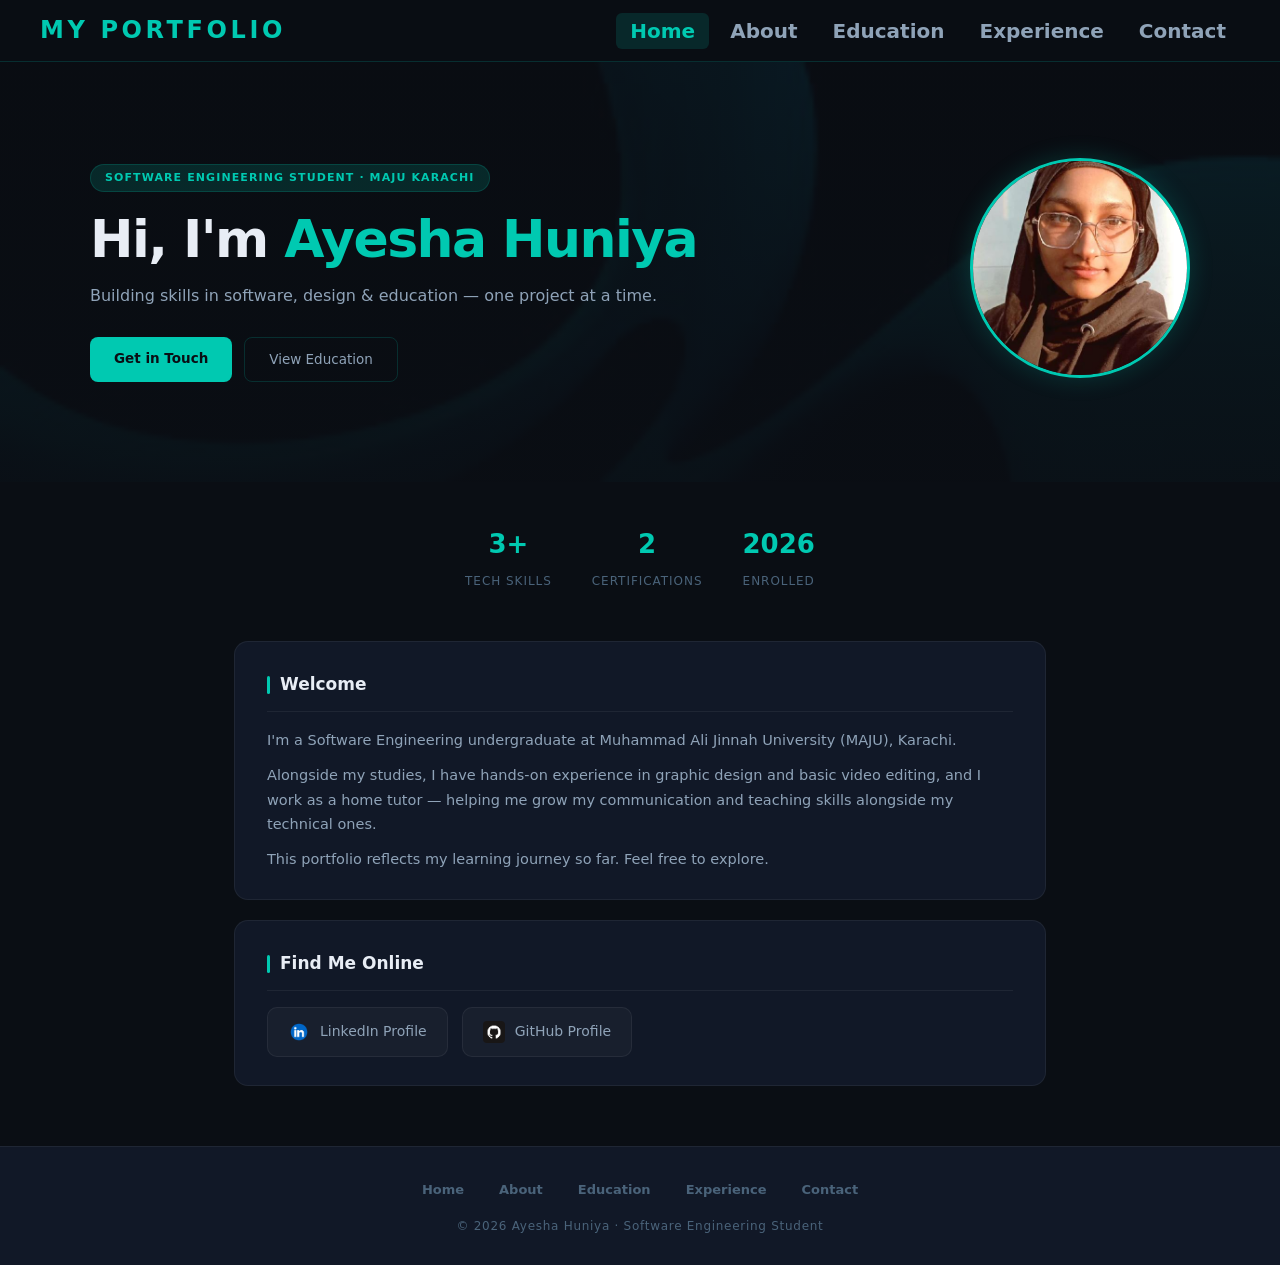
<file: index.html>
<!DOCTYPE html>
<html lang="en">
<head>
    <title>Ayesha Huniya | Portfolio</title>
    <meta charset="UTF-8">
    <meta name="viewport" content="width=device-width, initial-scale=1.0">
    <link rel="stylesheet" href="style.css">
     <style>
        /* Home-specific hero override */
        .home-hero {
            position: relative;
            overflow: hidden;
            min-height: 420px;
            display: flex;
            align-items: center;
            justify-content: center;
            text-align: center;
            padding: 80px 24px;
        }

        .home-hero .bg-img {
            position: absolute;
            inset: 0;
            width: 100%;
            height: 100%;
            object-fit: cover;
            opacity: 0.18;
        }

        .home-hero .overlay {
            position: absolute;
            inset: 0;
            background: linear-gradient(180deg, rgba(10,14,20,0.5) 0%, rgba(10,14,20,0.85) 100%);
        }

        .home-hero .hero-content {
            position: relative;
            z-index: 2;
            display: flex;
            align-items: center;
            justify-content: space-between;
            gap: 40px;
            max-width: 1100px;
            width: 100%;
            text-align: left;
            margin: 0 auto;
        }

        .hero-text {
            flex: 1;
        }

        .hero-img-wrap {
            flex-shrink: 0;
        }

        .hero-profile-img {
            width: 220px;
            height: 220px;
            border-radius: 50%;
            object-fit: cover;
            border: 3px solid var(--accent);
            box-shadow: 0 0 25px rgba(0,201,177,0.2);
        }

        .home-hero h1 {
            font-size: clamp(28px, 6vw, 52px);
            font-weight: 700;
            color: var(--text-primary);
            letter-spacing: -0.03em;
            margin-bottom: 12px;
            line-height: 1.15;
        }

        .home-hero h1 span { color: var(--accent); }

        .home-hero p {
            font-size: 16px;
            color: var(--text-secondary);
            margin-bottom: 28px;
        }

        .hero-cta-group {
            display: flex;
            gap: 12px;
            justify-content: flex-start;
            flex-wrap: wrap;
        }

        .btn-primary {
            background: var(--accent);
            color: #0a0e14;
            font-weight: 600;
            font-size: 13.5px;
            padding: 10px 24px;
            border-radius: 8px;
            text-decoration: none;
            transition: opacity 0.2s, box-shadow 0.2s;
        }

        .btn-primary:hover {
            opacity: 0.88;
            box-shadow: 0 0 20px rgba(0,201,177,0.35);
            color: #0a0e14;
        }

        .btn-outline {
            border: 1px solid var(--border);
            color: var(--text-secondary);
            font-size: 13.5px;
            font-weight: 500;
            padding: 10px 24px;
            border-radius: 8px;
            text-decoration: none;
            transition: border-color 0.2s, color 0.2s, background 0.2s;
        }

        .btn-outline:hover {
            border-color: var(--accent);
            color: var(--accent);
            background: var(--accent-glow);
        }

        .stats-row {
            display: flex;
            justify-content: center;
            gap: 40px;
            flex-wrap: wrap;
            margin-top: 40px;
        }

        .stat { text-align: center; }
        .stat-number {
            font-size: 26px;
            font-weight: 700;
            color: var(--accent);
            display: block;
        }
        .stat-label {
            font-size: 12px;
            color: var(--text-muted);
            text-transform: uppercase;
            letter-spacing: 0.08em;
            margin-top: 2px;
        }

        .projects-card {
            max-width: 860px;
            margin: 0 auto 48px;
            padding: 0 24px;
        }

        @media (max-width: 768px) {
            .home-hero .hero-content {
                flex-direction: column-reverse;
                text-align: center;
            }
            .home-hero {
                text-align: center;
            }
            .hero-cta-group {
                justify-content: center;
            }
            .hero-profile-img {
                width: 160px;
                height: 160px;
                margin-bottom: 24px;
            }
        }
    </style>
</head>
<body>

<nav class="top-nav">
    <a href="index.html" class="logo">MY PORTFOLIO</a>
    <ul class="nav-links">
        <li><a href="index.html" class="active">Home</a></li>
        <li><a href="aboutme.html">About</a></li>
        <li><a href="education.html">Education</a></li>
        <li><a href="experience.html">Experience</a></li>
        <li><a href="contact.html">Contact</a></li>
    </ul>
</nav>

<section class="home-hero">
    <img src="back.jpg" alt="" class="bg-img">
    <div class="overlay"></div>
    <div class="hero-content">
        <div class="hero-text">
            <div class="hero-badge">Software Engineering Student · MAJU Karachi</div>
            <h1>Hi, I'm <span>Ayesha Huniya</span></h1>
            <p>Building skills in software, design & education — one project at a time.</p>
            <div class="hero-cta-group">
                <a href="contact.html" class="btn-primary">Get in Touch</a>
                <a href="education.html" class="btn-outline">View Education</a>
            </div>
        </div>
        <div class="hero-img-wrap">
            <img src="ayesha.jpg" alt="Ayesha Huniya" class="hero-profile-img">
        </div>
    </div>
</section>

<div class="stats-row">
    <div class="stat">
        <span class="stat-number">3+</span>
        <span class="stat-label">Tech Skills</span>
    </div>
    <div class="stat">
        <span class="stat-number">2</span>
        <span class="stat-label">Certifications</span>
    </div>
    <div class="stat">
        <span class="stat-number">2026</span>
        <span class="stat-label">Enrolled</span>
    </div>
</div>

<main>

    <div class="card">
        <h2>Welcome</h2>
        <p>I'm a Software Engineering undergraduate at Muhammad Ali Jinnah University (MAJU), Karachi.</p>
        <p>Alongside my studies, I have hands-on experience in graphic design and basic video editing, and I work as a home tutor — helping me grow my communication and teaching skills alongside my technical ones.</p>
        <p>This portfolio reflects my learning journey so far. Feel free to explore.</p>
    </div>

    <div class="card">
        <h2>Find Me Online</h2>
        <div class="social-links">
            <a href="https://www.linkedin.com/in/ayesha-hashmi-0556a6374/" target="_blank" class="social-link">
                <img src="linkedin.jpg" alt="LinkedIn">
                LinkedIn Profile
            </a>
            <a href="https://github.com/aysha-hashmi" target="_blank" class="social-link">
                <img src="github.png" alt="GitHub">
                GitHub Profile
            </a>
        </div>
    </div>

</main>

<footer class="bottom-nav">
    <ul class="nav-links">
        <li><a href="index.html">Home</a></li>
        <li><a href="aboutme.html">About</a></li>
        <li><a href="education.html">Education</a></li>
        <li><a href="experience.html">Experience</a></li>
        <li><a href="contact.html">Contact</a></li>
    </ul>
    <p class="footer-copy">© 2026 Ayesha Huniya · Software Engineering Student</p>
</footer>

</body>
</html>
</file>
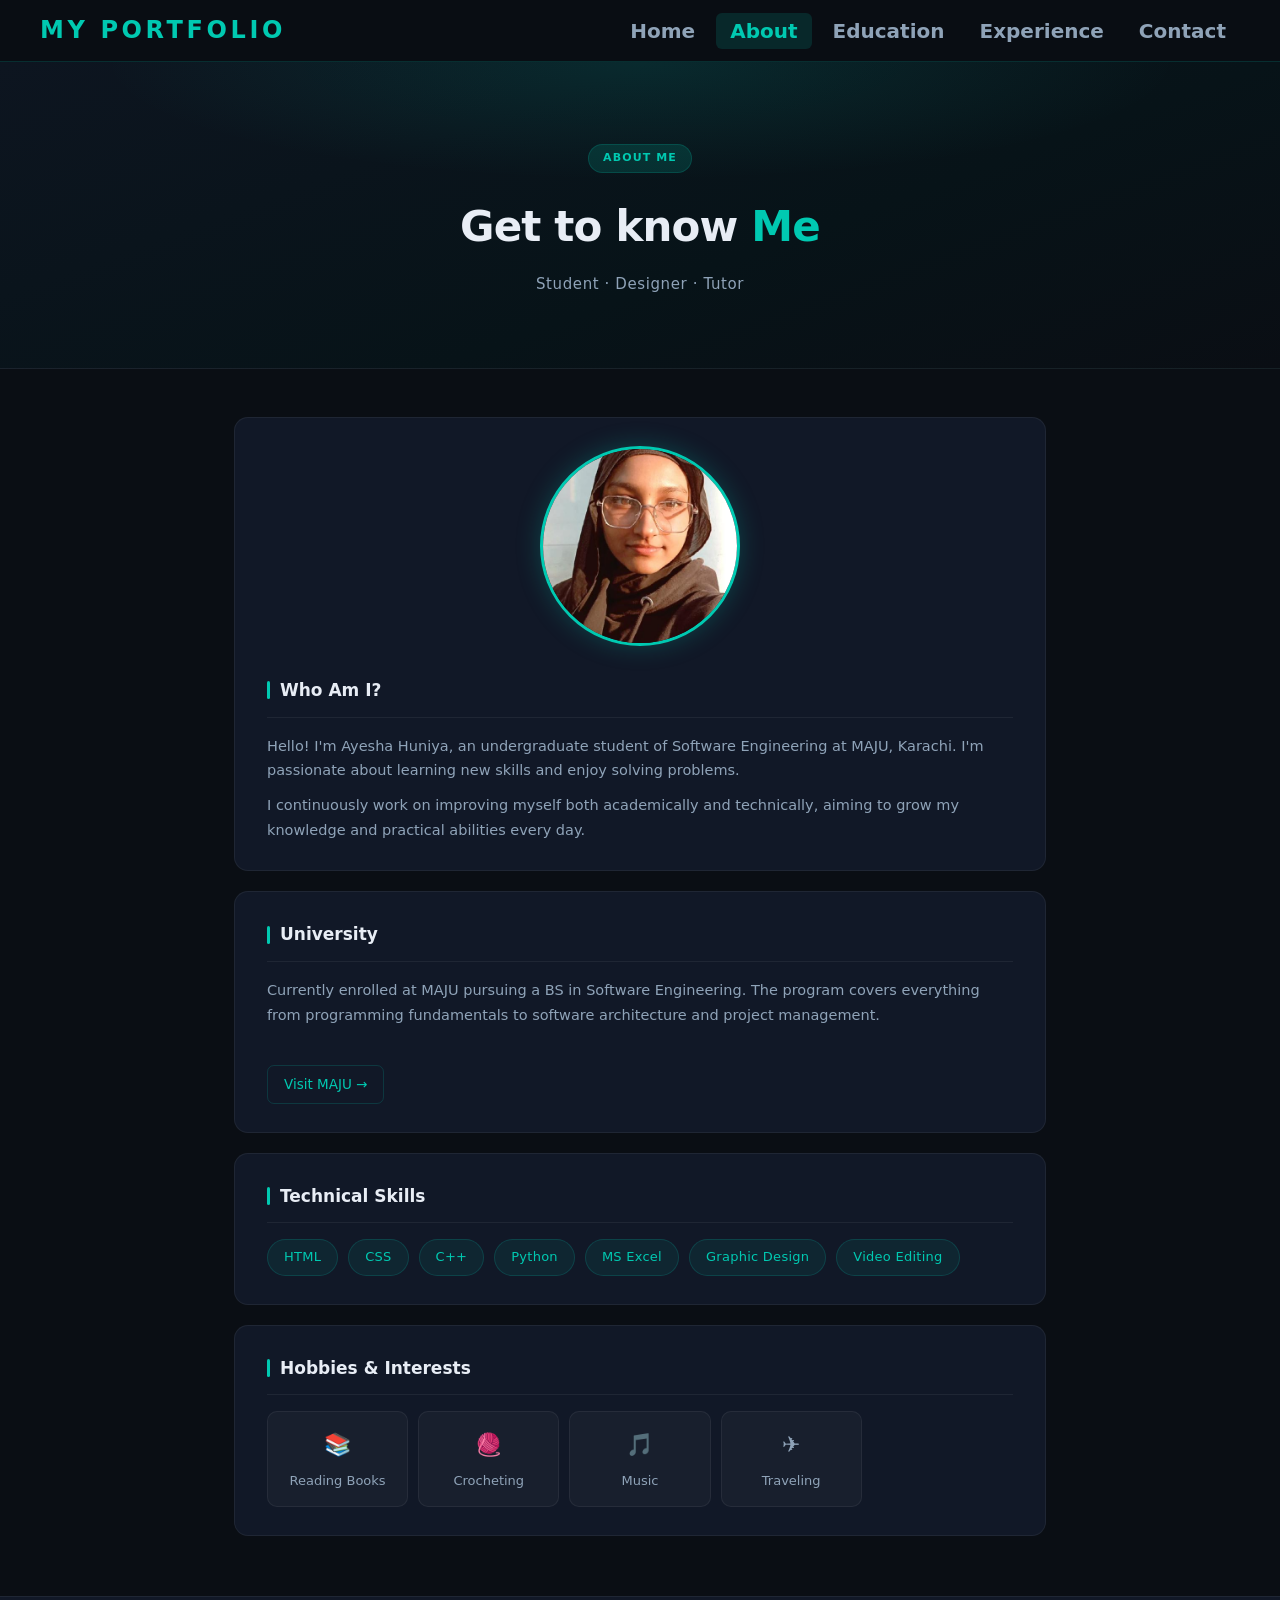
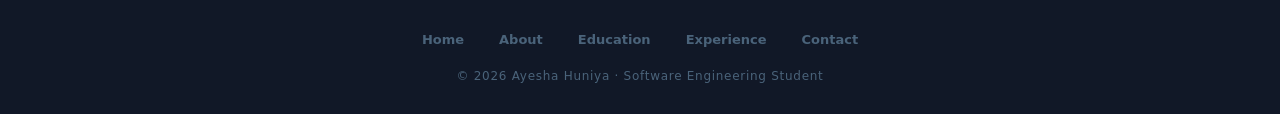
<file: aboutme.html>
<!DOCTYPE html>
<html lang="en">
<head>
    <title>About | Ayesha Huniya Portfolio</title>
    <meta charset="UTF-8">
    <meta name="viewport" content="width=device-width, initial-scale=1.0">
    <link rel="stylesheet" href="style.css">
    
</head>
<body>

<nav class="top-nav">
    <a href="index.html" class="logo">MY PORTFOLIO</a>
    <ul class="nav-links">
        <li><a href="index.html">Home</a></li>
        <li><a href="aboutme.html" class="active">About</a></li>
        <li><a href="education.html">Education</a></li>
        <li><a href="experience.html">Experience</a></li>
        <li><a href="contact.html">Contact</a></li>
    </ul>
</nav>

<div class="page-hero">
    <div class="hero-badge">About Me</div>
    <h1>Get to know <span>Me</span></h1>
    <p class="subtitle">Student · Designer · Tutor</p>
</div>

<main>

    <div class="card">
        <div class="profile-img-wrap">
            <img src="ayesha.jpg" alt="Ayesha Huniya">
        </div>
        <h2>Who Am I?</h2>
        <p>Hello! I'm Ayesha Huniya, an undergraduate student of Software Engineering at MAJU, Karachi. I'm passionate about learning new skills and enjoy solving problems.</p>
        <p>I continuously work on improving myself both academically and technically, aiming to grow my knowledge and practical abilities every day.</p>
    </div>

    <div class="card">
        <h2>University</h2>
        <p>Currently enrolled at MAJU pursuing a BS in Software Engineering. The program covers everything from programming fundamentals to software architecture and project management.</p>
        <br>
        <a href="https://jinnah.edu" target="_blank" class="styled-link">Visit MAJU →</a>
    </div>

    <div class="card">
        <h2>Technical Skills</h2>
        <div class="skill-grid">
            <span class="skill-tag">HTML</span>
            <span class="skill-tag">CSS</span>
            <span class="skill-tag">C++</span>
            <span class="skill-tag">Python</span>
            <span class="skill-tag">MS Excel</span>
            <span class="skill-tag">Graphic Design</span>
            <span class="skill-tag">Video Editing</span>
        </div>
    </div>

    <div class="card">
        <h2>Hobbies & Interests</h2>
        <div class="hobby-grid">
            <div class="hobby-item"><span class="emoji">📚</span>Reading Books</div>
            <div class="hobby-item"><span class="emoji">🧶</span>Crocheting</div>
            <div class="hobby-item"><span class="emoji">🎵</span>Music</div>
            <div class="hobby-item"><span class="emoji">✈️</span>Traveling</div>
        </div>
    </div>

</main>

<footer class="bottom-nav">
    <ul class="nav-links">
        <li><a href="index.html">Home</a></li>
        <li><a href="aboutme.html">About</a></li>
        <li><a href="education.html">Education</a></li>
        <li><a href="experience.html">Experience</a></li>
        <li><a href="contact.html">Contact</a></li>
    </ul>
    <p class="footer-copy">© 2026 Ayesha Huniya · Software Engineering Student</p>
</footer>

</body>
</html>
</file>
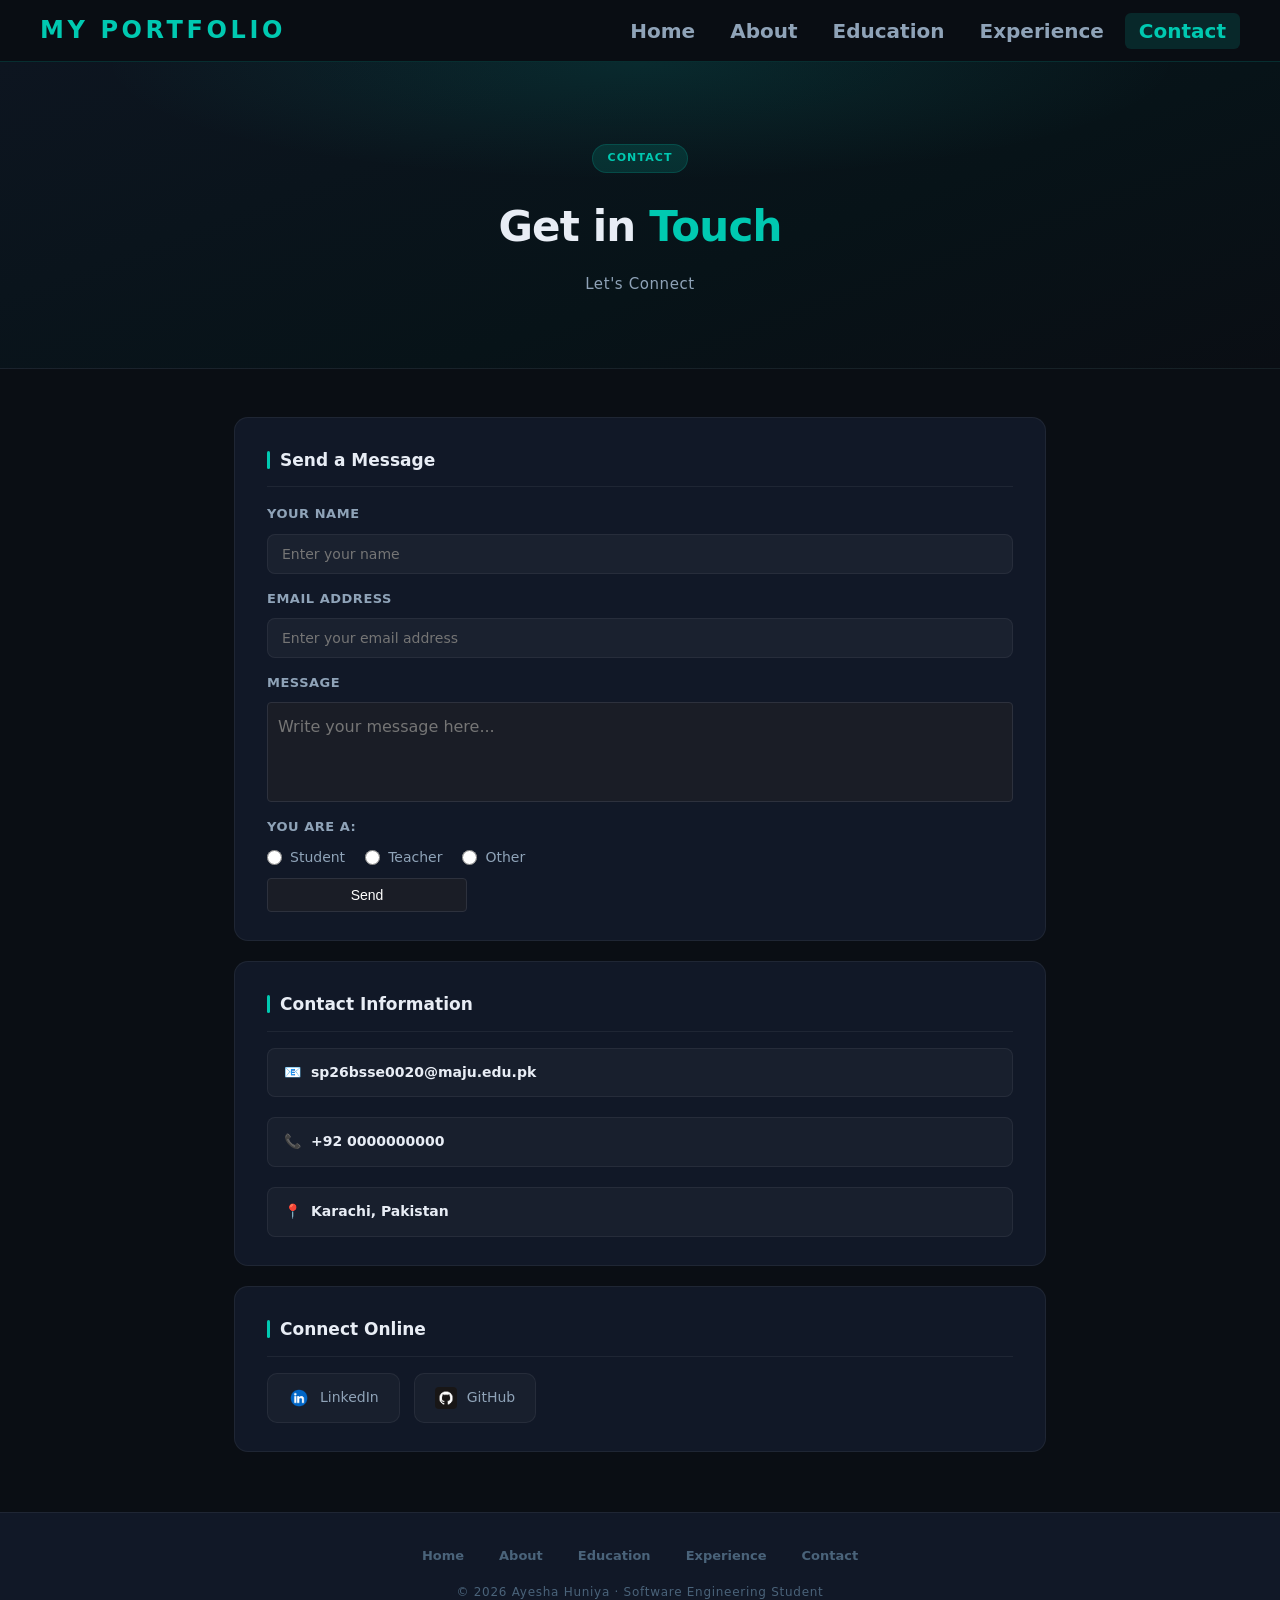
<file: contact.html>
<!DOCTYPE html>
<html lang="en">
<head>
    <title>Contact | Ayesha Huniya Portfolio</title>
    <meta charset="UTF-8">
    <meta name="viewport" content="width=device-width, initial-scale=1.0">
    <link rel="stylesheet" href="style.css">
</head>
<body>

<nav class="top-nav">
    <a href="index.html" class="logo">MY PORTFOLIO</a>
    <ul class="nav-links">
        <li><a href="index.html">Home</a></li>
        <li><a href="aboutme.html">About</a></li>
        <li><a href="education.html">Education</a></li>
        <li><a href="experience.html">Experience</a></li>
        <li><a href="contact.html" class="active">Contact</a></li>
    </ul>
</nav>

<div class="page-hero">
    <div class="hero-badge">Contact</div>
    <h1>Get in <span>Touch</span></h1>
    <p class="subtitle">Let's Connect</p>
</div>

<main>

    <div class="card">
        <h2>Send a Message</h2>

        <form action="https://formsubmit.co/ayshah4shmi@gmail.com" method="POST">

            <input type="hidden" name="_captcha" value="false">

            <div class="contact-form">

                <label for="name">Your Name</label>
                <input type="text" id="name" name="name" placeholder="Enter your name" required>

                <label for="email">Email Address</label>
                <input type="email" id="email" name="email" placeholder="Enter your email address" required>

                <label for="message">Message</label>
                <textarea id="message" name="message" placeholder="Write your message here..." rows="5" required></textarea>

                <label>You are a:</label>
                <div class="radio-group">
                    <label>
                        <input type="radio" name="role" value="Student"> Student
                    </label>
                    <label>
                        <input type="radio" name="role" value="Teacher"> Teacher
                    </label>
                    <label>
                        <input type="radio" name="role" value="Other"> Other
                    </label>
                </div>

                <button type="submit">Send </button>

            </div>

        </form>
    </div>

    

    <div class="card">
        <h2>Contact Information</h2>
        <div class="contact-info-box">
            <p>📧 <strong>sp26bsse0020@maju.edu.pk</strong></p>
            <p>📞 <strong>+92 0000000000</strong></p>
            <p>📍 <strong>Karachi, Pakistan</strong></p>
        </div>
    </div>

    <div class="card">
        <h2>Connect Online</h2>
        <div class="social-links">
            <a href="https://www.linkedin.com/in/ayesha-hashmi-0556a6374/" target="_blank" class="social-link">
                <img src="linkedin.jpg" alt="LinkedIn">
                LinkedIn
            </a>

            <a href="https://github.com/aysha-hashmi" target="_blank" class="social-link">
                <img src="github.png" alt="GitHub">
                GitHub
            </a>
        </div>
    </div>

</main>

<footer class="bottom-nav">
    <ul class="nav-links">
        <li><a href="index.html">Home</a></li>
        <li><a href="aboutme.html">About</a></li>
        <li><a href="education.html">Education</a></li>
        <li><a href="experience.html">Experience</a></li>
        <li><a href="contact.html">Contact</a></li>
    </ul>
    <p class="footer-copy">© 2026 Ayesha Huniya · Software Engineering Student</p>
</footer>

</body>
</html>
</file>
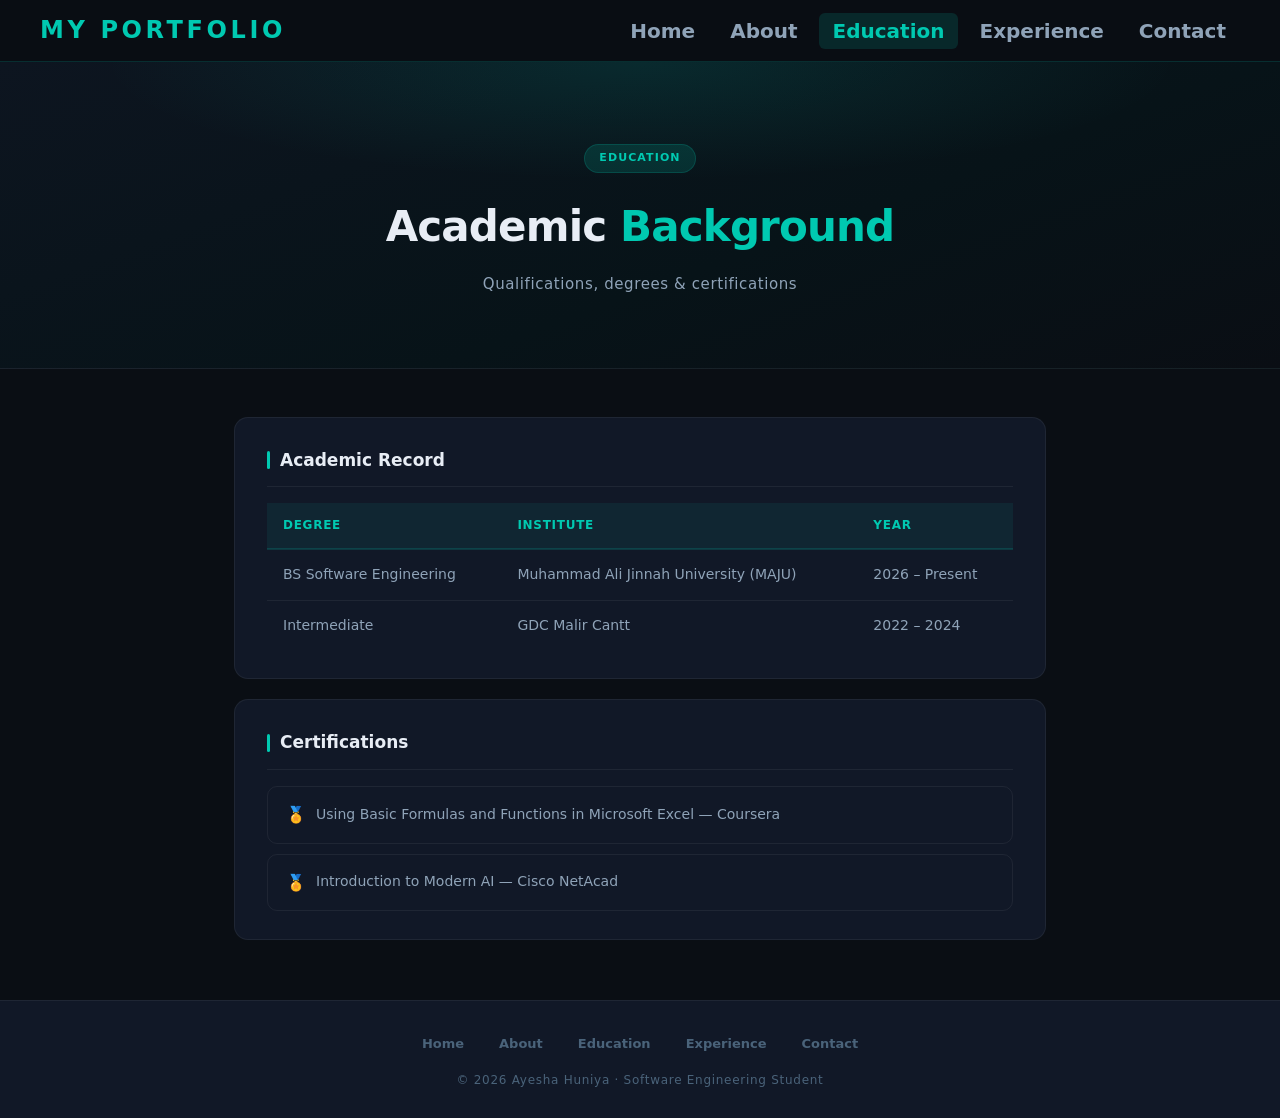
<file: education.html>
<!DOCTYPE html>
<html lang="en">
<head>
    <title>Education | Ayesha Huniya Portfolio</title>
    <meta charset="UTF-8">
    <meta name="viewport" content="width=device-width, initial-scale=1.0">
    <link rel="stylesheet" href="style.css">
</head>
<body>

<nav class="top-nav">
    <a href="index.html" class="logo">MY PORTFOLIO</a>
    <ul class="nav-links">
        <li><a href="index.html">Home</a></li>
        <li><a href="aboutme.html">About</a></li>
        <li><a href="education.html" class="active">Education</a></li>
        <li><a href="experience.html">Experience</a></li>
        <li><a href="contact.html">Contact</a></li>
    </ul>
</nav>

<div class="page-hero">
    <div class="hero-badge">Education</div>
    <h1>Academic <span>Background</span></h1>
    <p class="subtitle">Qualifications, degrees & certifications</p>
</div>

<main>

    <div class="card">
        <h2>Academic Record</h2>
        <table class="edu-table">
            <thead>
                <tr>
                    <th>Degree</th>
                    <th>Institute</th>
                    <th>Year</th>
                </tr>
            </thead>
            <tbody>
                <tr>
                    <td>BS Software Engineering</td>
                    <td>Muhammad Ali Jinnah University (MAJU)</td>
                    <td>2026 – Present</td>
                </tr>
                <tr>
                    <td>Intermediate</td>
                    <td>GDC Malir Cantt</td>
                    <td>2022 – 2024</td>
                </tr>
            </tbody>
        </table>
    </div>

    <div class="card">
        <h2>Certifications</h2>
        <ul class="cert-list">
            <li>
                <a href="https://www.coursera.org/account/accomplishments/verify/0TZT71QT3N1W" target="_blank">
                    Using Basic Formulas and Functions in Microsoft Excel — Coursera
                </a>
            </li>
            <li>
                <a href="https://www.netacad.com/certificates/?issuanceId=24538a20-c835-4dc9-9a50-fcc61fe04190" target="_blank">
                    Introduction to Modern AI — Cisco NetAcad
                </a>
            </li>
        </ul>
    </div>

</main>

<footer class="bottom-nav">
    <ul class="nav-links">
        <li><a href="index.html">Home</a></li>
        <li><a href="aboutme.html">About</a></li>
        <li><a href="education.html">Education</a></li>
        <li><a href="experience.html">Experience</a></li>
        <li><a href="contact.html">Contact</a></li>
    </ul>
    <p class="footer-copy">© 2026 Ayesha Huniya · Software Engineering Student</p>
</footer>

</body>
</html>
</file>
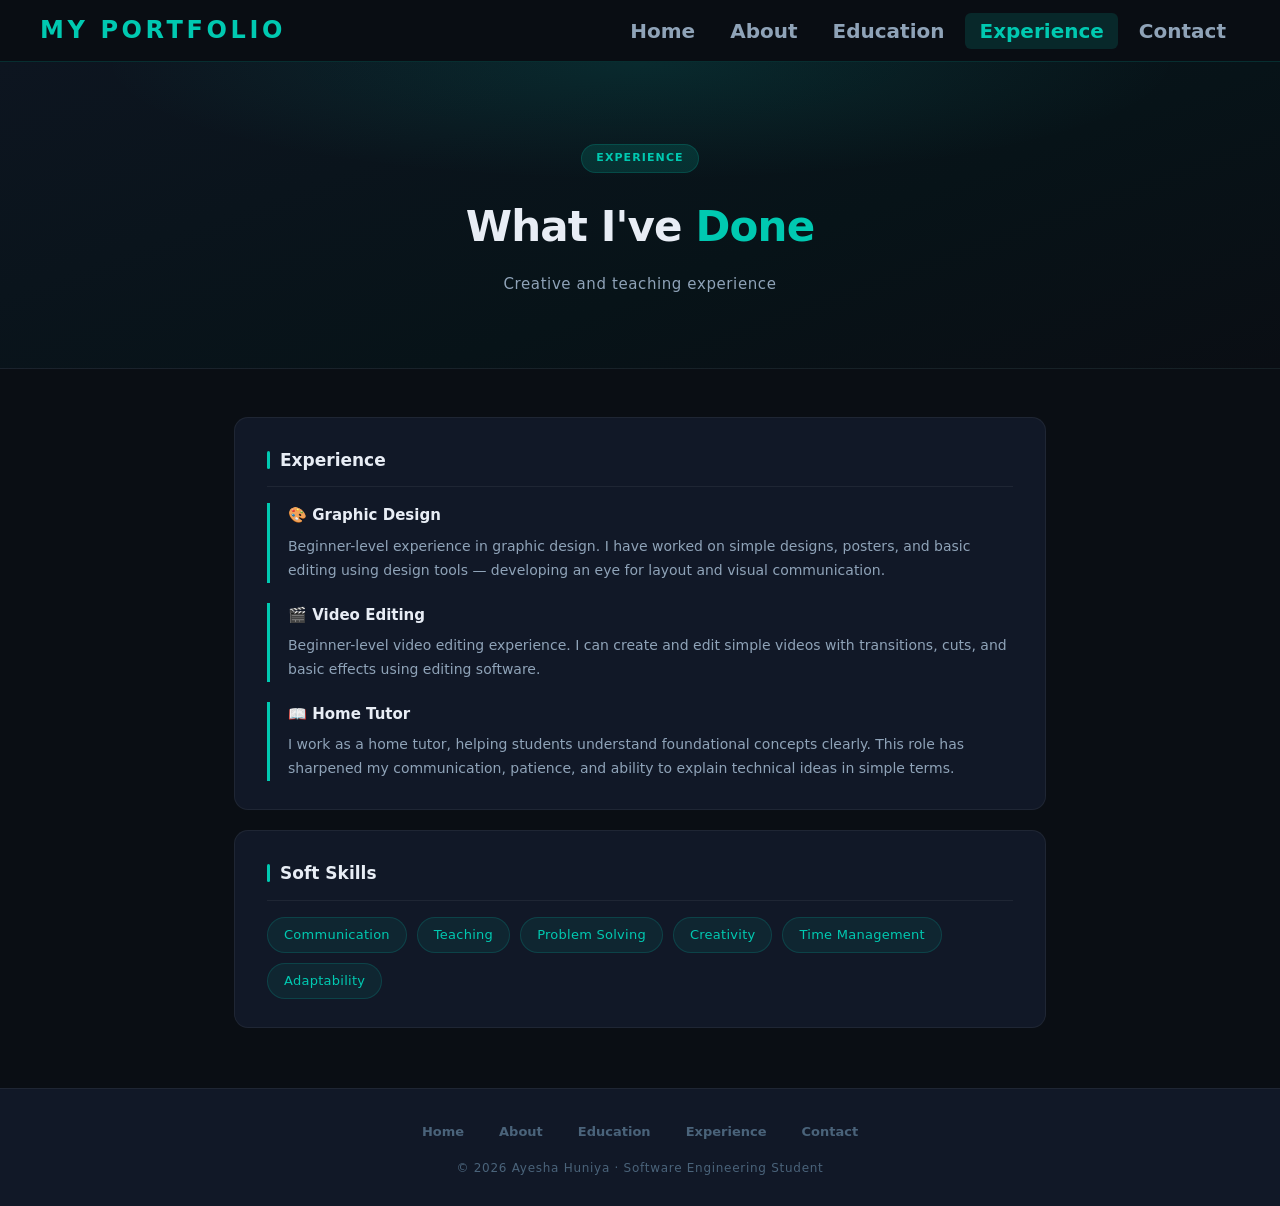
<file: experience.html>
<!DOCTYPE html>
<html lang="en">
<head>
    <title>Experience | Ayesha Huniya Portfolio</title>
    <meta charset="UTF-8">
    <meta name="viewport" content="width=device-width, initial-scale=1.0">
    <link rel="stylesheet" href="style.css">
</head>
<body>

<nav class="top-nav">
    <a href="index.html" class="logo">MY PORTFOLIO</a>
    <ul class="nav-links">
        <li><a href="index.html">Home</a></li>
        <li><a href="aboutme.html">About</a></li>
        <li><a href="education.html">Education</a></li>
        <li><a href="experience.html" class="active">Experience</a></li>
        <li><a href="contact.html">Contact</a></li>
    </ul>
</nav>

<div class="page-hero">
    <div class="hero-badge">Experience</div>
    <h1>What I've <span>Done</span></h1>
    <p class="subtitle">Creative and teaching experience</p>
</div>

<main>

    <div class="card">
        <h2>Experience</h2>

        <div class="exp-card">
            <h3>🎨 Graphic Design</h3>
            <p>Beginner-level experience in graphic design. I have worked on simple designs, posters, and basic editing using design tools — developing an eye for layout and visual communication.</p>
        </div>

        <div class="exp-card">
            <h3>🎬 Video Editing</h3>
            <p>Beginner-level video editing experience. I can create and edit simple videos with transitions, cuts, and basic effects using editing software.</p>
        </div>

        <div class="exp-card">
            <h3>📖 Home Tutor</h3>
            <p>I work as a home tutor, helping students understand foundational concepts clearly. This role has sharpened my communication, patience, and ability to explain technical ideas in simple terms.</p>
        </div>
    </div>

    <div class="card">
        <h2>Soft Skills</h2>
        <div class="skill-grid">
            <span class="skill-tag">Communication</span>
            <span class="skill-tag">Teaching</span>
            <span class="skill-tag">Problem Solving</span>
            <span class="skill-tag">Creativity</span>
            <span class="skill-tag">Time Management</span>
            <span class="skill-tag">Adaptability</span>
        </div>
    </div>

</main>

<footer class="bottom-nav">
    <ul class="nav-links">
        <li><a href="index.html">Home</a></li>
        <li><a href="aboutme.html">About</a></li>
        <li><a href="education.html">Education</a></li>
        <li><a href="experience.html">Experience</a></li>
        <li><a href="contact.html">Contact</a></li>
    </ul>
    <p class="footer-copy">© 2026 Ayesha Huniya · Software Engineering Student</p>
</footer>

</body>
</html>
</file>
<file: style.css>
/* ===== RESET & BASE ===== */
*, *::before, *::after {
    margin: 0;
    padding: 0;
    box-sizing: border-box;
}

:root {
    --bg-dark:       #0a0e14;
    --bg-card:       #111827;
    --bg-card-hover: #162032;
    --accent:        #00c9b1;
    --accent-dim:    #00957f;
    --accent-glow:   rgba(0,201,177,0.15);
    --text-primary:  #e8edf5;
    --text-secondary:#8fa3b8;
    --text-muted:    #4a637a;
    --border:        rgba(0,201,177,0.18);
    --border-subtle: rgba(255,255,255,0.06);
    --nav-bg:        rgba(10,14,20,0.92);
    --pink-soft:     #f472b6;
}

html { scroll-behavior: smooth; }

body {
    font-family: 'Segoe UI', system-ui, -apple-system, sans-serif;
    background-color: var(--bg-dark);
    color: var(--text-primary);
    line-height: 1.7;
    min-height: 100vh;
}

/* ===== SCROLLBAR ===== */
::-webkit-scrollbar { width: 6px; }
::-webkit-scrollbar-track { background: var(--bg-dark); }
::-webkit-scrollbar-thumb { background: var(--accent-dim); border-radius: 3px; }

/* ===== NAVBAR ===== */
.top-nav {
    position: sticky;
    top: 0;
    z-index: 100;
    background: var(--nav-bg);
    backdrop-filter: blur(14px);
    -webkit-backdrop-filter: blur(14px);
    border-bottom: 1px solid var(--border);
    display: flex;
    justify-content: space-between;
    align-items: center;
    padding: 0 40px;
    height: 62px;
}

.logo {
    font-size: 24px;
    font-weight: 700;
    letter-spacing: 0.15em;
    color: var(--accent) !important;
    text-decoration: none !important;
    text-transform: uppercase;
}

.nav-links {
    list-style: none;
    display: flex;
    gap: 7px;
    align-items: center;
}

.nav-links a {
    color: var(--text-secondary);
    text-decoration: none;
    font-size: 20px;
    font-weight: 700;
    padding: 6px 14px;
    border-radius: 6px;
    transition: color 0.2s, background 0.2s;
}

.nav-links a:hover,
.nav-links a.active {
    color: var(--accent);
    background: var(--accent-glow);
}

/* ===== HERO ===== */
.page-hero {
    position: relative;
    overflow: hidden;
    text-align: center;
    padding: 80px 20px 70px;
    background: linear-gradient(160deg, #0d1520 0%, #071318 60%, #0a0e14 100%);
    border-bottom: 1px solid var(--border-subtle);
}

.page-hero::before {
    content: '';
    position: absolute;
    inset: 0;
    background:
        radial-gradient(ellipse 60% 55% at 50% 0%, rgba(0,201,177,0.12) 0%, transparent 70%);
    pointer-events: none;
}

.page-hero h1 {
    font-size: clamp(26px, 5vw, 42px);
    font-weight: 700;
    color: var(--text-primary);
    letter-spacing: -0.02em;
    margin-bottom: 10px;
    position: relative;
}

.page-hero h1 span {
    color: var(--accent);
}

.page-hero .subtitle {
    font-size: 15px;
    color: var(--text-secondary);
    letter-spacing: 0.04em;
    position: relative;
}

.hero-badge {
    display: inline-block;
    background: var(--accent-glow);
    border: 1px solid var(--border);
    color: var(--accent);
    font-size: 11px;
    font-weight: 600;
    letter-spacing: 0.1em;
    text-transform: uppercase;
    padding: 4px 14px;
    border-radius: 20px;
    margin-bottom: 18px;
}



/* ===== MAIN LAYOUT ===== */
main {
    max-width: 860px;
    margin: 48px auto;
    padding: 0 24px;
    display: flex;
    flex-direction: column;
    gap: 20px;
}

/* ===== CARDS ===== */
.card {
    background: var(--bg-card);
    border: 1px solid var(--border-subtle);
    border-radius: 14px;
    padding: 28px 32px;
    transition: border-color 0.25s, box-shadow 0.25s;
}

.card:hover {
    border-color: var(--border);
    box-shadow: 0 0 30px rgba(0,201,177,0.07);
}

.card h2 {
    font-size: 17px;
    font-weight: 600;
    color: var(--text-primary);
    margin-bottom: 16px;
    padding-bottom: 12px;
    border-bottom: 1px solid var(--border-subtle);
    display: flex;
    align-items: center;
    gap: 10px;
}

.card h2::before {
    content: '';
    display: inline-block;
    width: 3px;
    height: 18px;
    background: var(--accent);
    border-radius: 2px;
    flex-shrink: 0;
}

.card h3 {
    font-size: 16px;
    font-weight: 600;
    color: var(--text-primary);
    margin-bottom: 14px;
}

.card p {
    color: var(--text-secondary);
    font-size: 14.5px;
    margin-bottom: 10px;
}

.card p:last-child { margin-bottom: 0; }

/* ===== PROFILE IMAGE ===== */
.profile-img-wrap {
    text-align: center;
    margin-bottom: 22px;
}

.profile-img-wrap img {
    width: 200px;
    height: 200px;
    border-radius: 50%;
    object-fit: cover;
    border: 3px solid var(--accent);
    box-shadow: 0 0 24px rgba(0,201,177,0.25);
}

/* ===== STYLED LIST ===== */
.styled-list {
    list-style: none;
    display: flex;
    flex-direction: column;
    gap: 8px;
    margin-top: 4px;
}

.styled-list li {
    background: rgba(0,201,177,0.05);
    border: 1px solid var(--border-subtle);
    border-left: 3px solid var(--accent);
    padding: 10px 14px;
    border-radius: 8px;
    color: var(--text-secondary);
    font-size: 14px;
    transition: background 0.2s;
}

.styled-list li:hover {
    background: var(--accent-glow);
}

/* Overriding global ul styles for nav-links */
.nav-links li {
    background: none;
    border: none;
    padding: 0;
    border-radius: 0;
}

.nav-links li:hover {
    background: none;
}

/* ===== SKILL TAGS ===== */
.skill-grid {
    display: flex;
    flex-wrap: wrap;
    gap: 10px;
    margin-top: 4px;
}

.skill-tag {
    background: rgba(0,201,177,0.08);
    border: 1px solid var(--border);
    color: var(--accent);
    font-size: 13px;
    font-weight: 500;
    padding: 6px 16px;
    border-radius: 20px;
    letter-spacing: 0.02em;
}

/* ===== TABLE ===== */
.edu-table {
    width: 100%;
    border-collapse: collapse;
    font-size: 14px;
}

.edu-table thead tr {
    background: rgba(0,201,177,0.08);
}

.edu-table th {
    color: var(--accent);
    font-weight: 600;
    padding: 12px 16px;
    text-align: left;
    border-bottom: 2px solid var(--border);
    font-size: 12px;
    text-transform: uppercase;
    letter-spacing: 0.06em;
}

.edu-table td {
    padding: 13px 16px;
    color: var(--text-secondary);
    border-bottom: 1px solid var(--border-subtle);
}

.edu-table tbody tr:last-child td {
    border-bottom: none;
}

.edu-table tbody tr:hover td {
    background: rgba(0,201,177,0.03);
}

/* ===== CERT LIST ===== */
.cert-list {
    list-style: none;
    display: flex;
    flex-direction: column;
    gap: 10px;
    margin-top: 4px;
}

.cert-list li {
    background: none;
    border: 1px solid var(--border-subtle);
    border-radius: 10px;
    padding: 14px 18px;
}

.cert-list li:hover {
    border-color: var(--border);
    background: var(--accent-glow);
}

.cert-list a {
    color: var(--text-secondary);
    text-decoration: none;
    font-size: 14px;
    display: flex;
    align-items: center;
    gap: 10px;
    transition: color 0.2s;
}

.cert-list a::before {
    content: '🏅';
    font-size: 16px;
}

.cert-list a:hover {
    color: var(--accent);
}

/* ===== CONTACT FORM ===== */
.contact-form {
    display: flex;
    flex-direction: column;
    gap: 14px;
}

.contact-form label {
    font-size: 13px;
    font-weight: 600;
    color: var(--text-secondary);
    letter-spacing: 0.04em;
    text-transform: uppercase;
    margin-bottom: -6px;
}

.contact-form input[type="email"],
.contact-form input[type="text"] {
    width: 100%;
    padding: 11px 14px;
    background: rgba(255,255,255,0.04);
    border: 1px solid var(--border-subtle);
    border-radius: 8px;
    color: var(--text-primary);
    font-size: 14px;
    outline: none;
    transition: border-color 0.2s, background 0.2s;
    font-family: inherit;
}

.contact-form input:focus {
    border-color: var(--accent);
    background: rgba(0,201,177,0.04);
}

.radio-group {
    display: flex;
    gap: 20px;
    flex-wrap: wrap;
}

.radio-group label {
    display: flex;
    align-items: center;
    gap: 8px;
    font-size: 14px;
    font-weight: 400;
    color: var(--text-secondary);
    text-transform: none;
    letter-spacing: 0;
    cursor: pointer;
}

.radio-group input[type="radio"] {
    accent-color: var(--accent);
    width: 15px;
    height: 15px;
}

/* ===== CONTACT INFO BOX ===== */
.contact-info-box {
    display: flex;
    flex-direction: column;
    gap: 10px;
}

.contact-info-box p {
    display: flex;
    align-items: center;
    gap: 10px;
    background: rgba(255,255,255,0.03);
    border: 1px solid var(--border-subtle);
    border-radius: 8px;
    padding: 12px 16px;
    font-size: 14px;
}

.contact-info-box strong {
    color: var(--text-primary);
}
textarea {
    background-color: #1a1d26;
    border: 1px solid #2d313d;
    color: #ffffff;
    outline: none;
    padding: 10px;
    border-radius: 4px;
    width: 100%;
    font: inherit;
    height: 100px;
    resize: none;
}

textarea:focus {
    border-color: #6366f1;
}

button {
    background-color: #1a1d26;
    border: 1px solid #2d313d;
    color: #ffffff;
    padding: 8px 16px;
    border-radius: 4px;
    width: 200px;
    cursor: pointer;
    font-size: 14px;
}

button:hover {
    background-color: #2d313d;
}
/* ===== SOCIAL LINKS ===== */
.social-links {
    display: flex;
    gap: 14px;
    flex-wrap: wrap;
    margin-top: 6px;
}

.social-link {
    display: flex;
    align-items: center;
    gap: 10px;
    background: rgba(255,255,255,0.03);
    border: 1px solid var(--border-subtle);
    border-radius: 10px;
    padding: 12px 20px;
    text-decoration: none;
    color: var(--text-secondary);
    font-size: 14px;
    font-weight: 500;
    transition: border-color 0.2s, color 0.2s, background 0.2s;
}

.social-link:hover {
    border-color: var(--accent);
    color: var(--accent);
    background: var(--accent-glow);
}

.social-link img {
    width: 22px;
    height: 22px;
    border-radius: 4px;
    object-fit: cover;
}

/* ===== STYLED LINK ===== */
.styled-link {
    display: inline-flex;
    align-items: center;
    gap: 6px;
    color: var(--accent);
    font-size: 13.5px;
    font-weight: 500;
    text-decoration: none;
    border: 1px solid var(--border);
    padding: 7px 16px;
    border-radius: 7px;
    transition: background 0.2s, box-shadow 0.2s;
}

.styled-link:hover {
    background: var(--accent-glow);
    box-shadow: 0 0 12px rgba(0,201,177,0.15);
    color: var(--accent);
}

/* ===== HOBBY GRID ===== */
.hobby-grid {
    display: grid;
    grid-template-columns: repeat(auto-fill, minmax(140px, 1fr));
    gap: 10px;
    margin-top: 6px;
}

.hobby-item {
    background: rgba(255,255,255,0.03);
    border: 1px solid var(--border-subtle);
    border-radius: 10px;
    padding: 14px;
    text-align: center;
    font-size: 13px;
    color: var(--text-secondary);
    transition: border-color 0.2s, background 0.2s;
}

.hobby-item:hover {
    border-color: var(--border);
    background: rgba(0,201,177,0.05);
}

.hobby-item .emoji { font-size: 22px; display: block; margin-bottom: 6px; }

/* ===== EXPERIENCE CARDS ===== */
.exp-card {
    border-left: 3px solid var(--accent);
    padding-left: 18px;
    margin-bottom: 20px;
}

.exp-card:last-child { margin-bottom: 0; }

.exp-card h3 {
    font-size: 15px;
    font-weight: 600;
    color: var(--text-primary);
    margin-bottom: 6px;
}

.exp-card p {
    color: var(--text-secondary);
    font-size: 14px;
    margin-bottom: 0;
}

/* ===== FOOTER ===== */
.bottom-nav {
    background: var(--bg-card);
    border-top: 1px solid var(--border-subtle);
    text-align: center;
    padding: 28px 24px;
    margin-top: 60px;
}

.bottom-nav .nav-links {
    justify-content: center;
    flex-wrap: wrap;
    margin-bottom: 14px;
}

.bottom-nav .nav-links a {
    color: var(--text-muted);
    font-size: 13px;
}

.bottom-nav .nav-links a:hover {
    color: var(--accent);
    background: none;
}

.footer-copy {
    font-size: 12px;
    color: var(--text-muted);
    letter-spacing: 0.06em;
}

/* ===== RESPONSIVE ===== */
@media (max-width: 640px) {
    .top-nav { padding: 0 18px; }
    .nav-links { gap: 2px; }
    .nav-links a { padding: 5px 9px; font-size: 12px; }
    main { padding: 0 14px; margin: 30px auto; }
    .card { padding: 20px 18px; }
    .social-links { flex-direction: column; }
    .hobby-grid { grid-template-columns: repeat(2, 1fr); }
}
</file>
